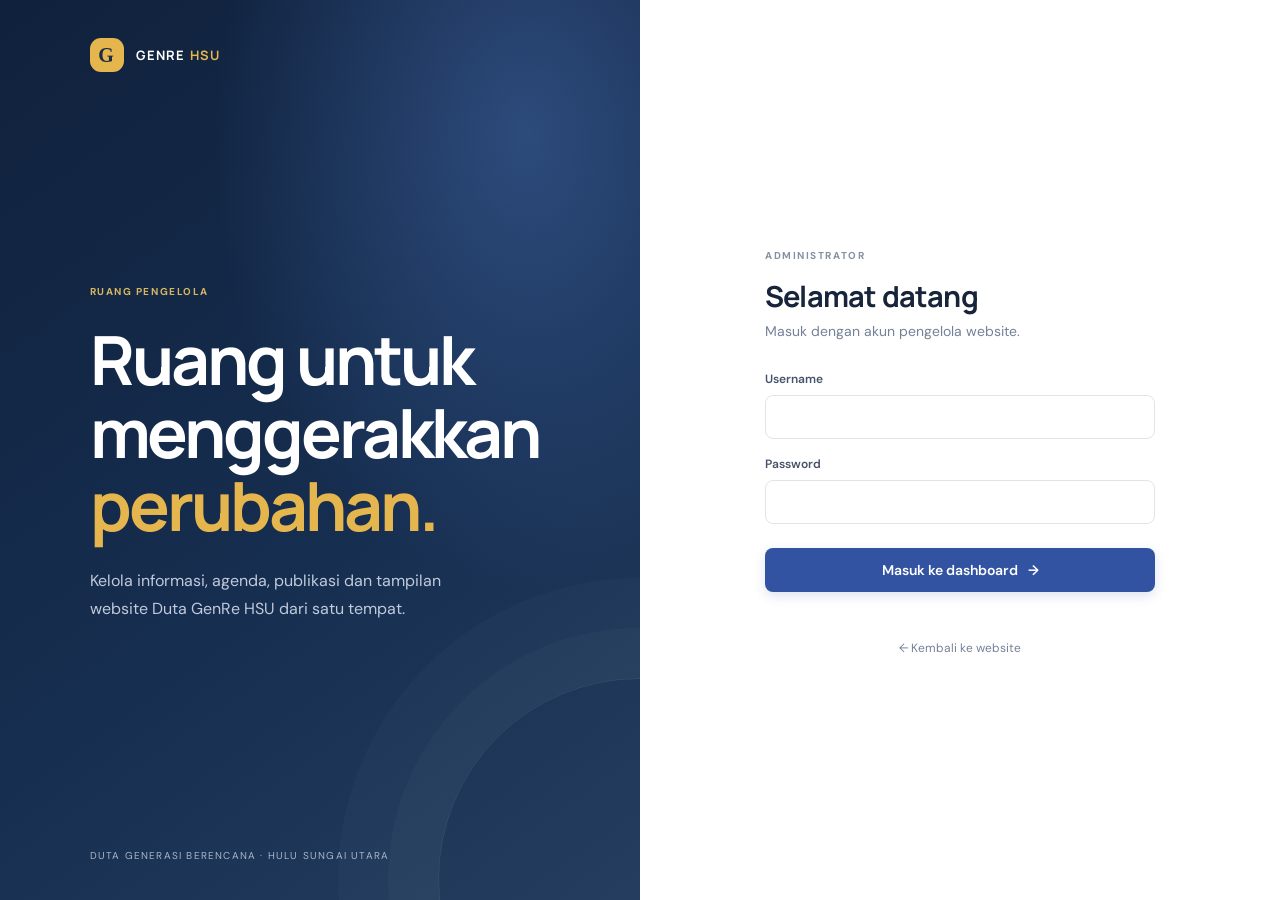
<file: admin.html>
<!DOCTYPE html>
<html lang="id">
<head>
  <meta charset="UTF-8">
  <meta name="viewport" content="width=device-width, initial-scale=1">
  <meta name="theme-color" content="#12233f">
  <title>Admin | Duta GenRe HSU</title>
  <link rel="preconnect" href="https://fonts.googleapis.com">
  <link href="https://fonts.googleapis.com/css2?family=DM+Sans:wght@400;500;600;700&family=Manrope:wght@400;500;600;700;800&display=swap" rel="stylesheet">
  <link rel="stylesheet" href="css/admin.css">
</head>
<body class="admin-body">
  <main id="login-view" class="login-layout">
    <section class="login-brand">
      <a class="brand-mark" href="index.html"><span class="brand-icon">G</span><span>GENRE <b>HSU</b></span></a>
      <div class="brand-copy">
        <span class="eyebrow">RUANG PENGELOLA</span>
        <h1>Ruang untuk<br>menggerakkan<br><em>perubahan.</em></h1>
        <p>Kelola informasi, agenda, publikasi dan tampilan website Duta GenRe HSU dari satu tempat.</p>
      </div>
      <span class="login-footnote">DUTA GENERASI BERENCANA · HULU SUNGAI UTARA</span>
    </section>
    <section class="login-panel">
      <form id="login-form" class="login-card">
        <span class="eyebrow">ADMINISTRATOR</span>
        <h2>Selamat datang</h2>
        <p>Masuk dengan akun pengelola website.</p>
        <label for="login-username">Username</label>
        <input id="login-username" name="username" autocomplete="username" required>
        <label for="login-password">Password</label>
        <input id="login-password" name="password" type="password" autocomplete="current-password" required>
        <button class="button button-primary button-wide" type="submit">Masuk ke dashboard <span aria-hidden="true">→</span></button>
        <p id="login-error" class="form-message" role="status"></p>
        <a class="back-link" href="index.html">← Kembali ke website</a>
      </form>
    </section>
  </main>

  <div id="admin-app" class="admin-app" hidden>
    <aside class="sidebar">
      <a class="brand-mark sidebar-brand" href="index.html"><span class="brand-icon">G</span><span>GENRE <b>HSU</b></span></a>
      <div class="sidebar-label">PENGELOLAAN</div>
      <nav class="side-nav" aria-label="Navigasi admin">
        <button class="side-link active" data-panel="dashboard"><span>▦</span> Ringkasan</button>
        <button class="side-link" data-panel="content"><span>▤</span> Berita & agenda</button>
        <button class="side-link" data-panel="appearance"><span>◈</span> Identitas & tampilan</button>
        <button class="side-link" data-panel="media"><span>▧</span> Media & dokumen</button>
        <button class="side-link" data-panel="account"><span>⚙</span> Keamanan akun</button>
      </nav>
      <div class="sidebar-label page-nav-label">HALAMAN WEBSITE</div>
      <nav id="page-navigation" class="page-navigation" aria-label="Pilih halaman website untuk diedit"></nav>
      <div class="sidebar-bottom">
        <a class="side-link" href="index.html"><span>↗</span> Lihat website</a>
        <button id="logout-button" class="side-link"><span>⇥</span> Keluar</button>
        <div class="admin-profile"><span class="avatar">A</span><span><b id="admin-username">Admin</b><small>Administrator</small></span></div>
      </div>
    </aside>

    <main class="admin-main">
      <header class="topbar">
        <div><span class="eyebrow">WORKSPACE · DUTA GENRE HSU</span><h1 id="page-title">Ringkasan</h1></div>
        <div class="topbar-actions"><span class="workspace-badge"><i></i> PANEL ADMIN</span><a class="button button-light" href="index.html" target="_blank" rel="noopener">Buka website <span aria-hidden="true">↗</span></a></div>
      </header>
      <div id="app-message" class="toast" role="status" aria-live="polite"></div>

      <section class="panel-section active" id="panel-dashboard">
        <div class="welcome-card">
          <div><span class="eyebrow">PUSAT INFORMASI</span><h2>Halo, <span id="welcome-name">Admin</span> 👋</h2><p>Website organisasi Anda, selalu siap menyapa generasi berencana.</p></div>
          <a class="button button-white" href="index.html" target="_blank" rel="noopener">Pratinjau website <span aria-hidden="true">↗</span></a>
        </div>
        <div class="stat-grid">
          <article class="stat-card"><span>Berita diterbitkan</span><b id="stat-news">0</b><small>Publikasi organisasi</small></article>
          <article class="stat-card"><span>Agenda kegiatan</span><b id="stat-events">0</b><small>Jadwal dan kegiatan</small></article>
          <article class="stat-card"><span>Media tersimpan</span><b id="stat-media">0</b><small>Gambar dan dokumen</small></article>
          <article class="stat-card"><span>Dokumen publik</span><b id="stat-resources">0</b><small>Unduhan pengunjung</small></article>
        </div>
        <div class="section-heading"><div><span class="eyebrow">AKSES CEPAT</span><h2>Kelola website</h2></div></div>
        <div class="quick-grid">
          <button class="quick-card" data-go="content"><span class="quick-icon">✎</span><b>Tulis berita atau agenda</b><small>Bagikan kabar dan kegiatan terbaru</small><span class="quick-arrow">→</span></button>
          <button class="quick-card" data-go="appearance"><span class="quick-icon">◈</span><b>Perbarui tampilan</b><small>Ubah informasi utama dan identitas</small><span class="quick-arrow">→</span></button>
          <button class="quick-card" data-go="media"><span class="quick-icon">↑</span><b>Unggah media</b><small>Tambahkan gambar dan dokumen</small><span class="quick-arrow">→</span></button>
        </div>
        <div class="section-heading"><div><span class="eyebrow">KONTEN SITUS</span><h2>Kelola halaman</h2><p>Pilih halaman untuk mengatur komponen dan susunannya.</p></div><button class="text-button" data-go="pages">Buka editor halaman →</button></div>
        <div id="page-shortcuts" class="page-shortcuts"></div>
        <div class="section-heading"><div><span class="eyebrow">AKTIVITAS</span><h2>Konten terbaru</h2></div><button class="text-button" data-go="content">Kelola konten →</button></div>
        <div id="recent-content" class="content-list"></div>
      </section>

      <section class="panel-section" id="panel-content">
        <div class="section-heading"><div><span class="eyebrow">PUSAT PUBLIKASI</span><h2>Berita & agenda</h2><p>Kelola berita, jadwal kegiatan, dokumen unduhan, dan tanya jawab.</p></div></div>
        <div class="content-layout">
          <form id="item-form" class="form-card">
            <div class="card-heading"><div><span class="eyebrow">EDITOR KONTEN</span><h3 id="item-form-title">Tambah konten</h3></div><button type="button" id="reset-item" class="icon-button" aria-label="Kosongkan formulir">＋</button></div>
            <input id="item-id" name="item-id" type="hidden">
            <label for="item-type">Kategori</label>
            <select id="item-type" name="item-type"><option value="news">Berita</option><option value="event">Agenda</option><option value="gallery">Galeri kegiatan</option><option value="member">Anggota</option><option value="resource">Dokumen / unduhan</option><option value="faq">Tanya jawab (FAQ)</option></select>
            <label for="item-title">Judul</label><input id="item-title" name="item-title" maxlength="180" required placeholder="Contoh: Sosialisasi GenRe di sekolah">
            <label for="item-summary">Deskripsi</label><textarea id="item-summary" name="item-summary" rows="4" maxlength="5000" placeholder="Tuliskan informasi yang ingin dibagikan"></textarea>
            <div class="form-row"><div><label for="item-date">Tanggal</label><input id="item-date" name="item-date" type="date"></div><div><label for="item-url">Tautan / berkas</label><input id="item-url" name="item-url" type="url" placeholder="https://..."></div></div>
            <label for="item-image">URL gambar (opsional)</label><input id="item-image" name="item-image" type="url" placeholder="Unggah gambar di Media, lalu salin URL">
            <label class="checkbox-label"><input id="item-published" name="item-published" type="checkbox" checked> Tampilkan di website publik</label>
            <button class="button button-primary button-wide" type="submit">Simpan konten</button>
          </form>
          <div class="list-card"><div class="card-heading"><div><span class="eyebrow">DAFTAR PUBLIKASI</span><h3>Konten website</h3></div><select id="content-filter" aria-label="Filter kategori"><option value="all">Semua kategori</option><option value="news">Berita</option><option value="event">Agenda</option><option value="gallery">Galeri</option><option value="member">Anggota</option><option value="resource">Dokumen</option><option value="faq">FAQ</option></select></div><div id="content-list" class="content-list"></div></div>
        </div>
      </section>

      <section class="panel-section" id="panel-appearance">
        <div class="section-heading"><div><span class="eyebrow">IDENTITAS DIGITAL</span><h2>Tampilan website</h2><p>Perubahan tersimpan akan terlihat di halaman publik setelah dimuat ulang.</p></div></div>
        <form id="settings-form" class="settings-grid">
          <article class="form-card"><div class="card-heading"><div><span class="eyebrow">IDENTITAS</span><h3>Nama & warna</h3></div></div>
            <label for="setting-siteName">Nama organisasi</label><input id="setting-siteName" name="siteName" required>
            <label for="setting-tagline">Slogan</label><input id="setting-tagline" name="tagline">
            <label for="setting-primaryColor">Warna utama</label><div class="color-field"><input id="setting-primaryColor" name="primaryColor" type="color"><span>Warna tombol dan aksen utama</span></div>
            <label for="setting-footerText">Teks footer</label><input id="setting-footerText" name="footerText">
          </article>
          <article class="form-card"><div class="card-heading"><div><span class="eyebrow">BERANDA</span><h3>Judul & pengumuman</h3></div></div>
            <label for="setting-heroTitle">Judul utama</label><input id="setting-heroTitle" name="heroTitle">
            <label for="setting-heroSubtitle">Deskripsi utama</label><textarea id="setting-heroSubtitle" name="heroSubtitle" rows="2"></textarea>
            <label for="setting-announcement">Pengumuman / informasi penting</label><textarea id="setting-announcement" name="announcement" rows="3" placeholder="Kosongkan untuk menyembunyikan pengumuman"></textarea>
          </article>
          <article class="form-card"><div class="card-heading"><div><span class="eyebrow">TENTANG ORGANISASI</span><h3>Profil organisasi</h3></div></div>
            <label for="setting-aboutTitle">Judul profil</label><input id="setting-aboutTitle" name="aboutTitle">
            <label for="setting-aboutText">Deskripsi organisasi</label><textarea id="setting-aboutText" name="aboutText" rows="6"></textarea>
          </article>
          <article class="form-card"><div class="card-heading"><div><span class="eyebrow">GAMBAR & TAUTAN</span><h3>Kontak dan pendaftaran</h3></div></div>
            <label for="setting-logoUrl">URL logo</label><input id="setting-logoUrl" name="logoUrl" placeholder="./img/logogic.png">
            <label for="setting-heroImage">URL gambar latar beranda</label><input id="setting-heroImage" name="heroImage" placeholder="./img/background.png">
            <label for="setting-aboutImage">URL gambar profil</label><input id="setting-aboutImage" name="aboutImage" placeholder="./img/tentang.jpg">
            <label for="setting-registrationUrl">URL formulir pendaftaran</label><input id="setting-registrationUrl" name="registrationUrl" type="url">
            <label for="setting-whatsappUrl">URL WhatsApp narahubung</label><input id="setting-whatsappUrl" name="whatsappUrl" type="url" placeholder="https://wa.me/628...">
            <label for="setting-instagramUrl">URL Instagram</label><input id="setting-instagramUrl" name="instagramUrl" type="url">
          </article>
          <div class="settings-submit"><span>Tips: gunakan gambar yang sudah diunggah ke Media & dokumen.</span><button class="button button-primary" type="submit">Simpan perubahan</button></div>
        </form>
      </section>

      <section class="panel-section" id="panel-media">
        <div class="section-heading"><div><span class="eyebrow">PUSTAKA FILE</span><h2>Media & dokumen</h2><p>Gambar dan berkas disimpan di Cloudinary. Gunakan gambar yang sudah diunggah pada komponen halaman.</p></div></div>
        <form id="upload-form" class="upload-card">
          <label class="upload-drop" for="upload-file"><span class="upload-icon">↑</span><b>Pilih gambar atau dokumen</b><span>Gambar JPG, PNG, GIF, WEBP atau dokumen PDF, Word, Excel, PowerPoint · Maksimal 3 MB</span><input id="upload-file" name="file" type="file" accept="image/jpeg,image/png,image/webp,image/gif,application/pdf,.doc,.docx,.xls,.xlsx,.ppt,.pptx" required></label>
          <button class="button button-primary" type="submit">Unggah file</button>
          <p id="upload-status" class="form-message" role="status"></p>
        </form>
        <p class="upload-warning">File yang diunggah dapat diakses publik melalui tautannya. Jangan unggah data pribadi atau dokumen rahasia.</p>
        <div class="section-heading media-heading"><div><span class="eyebrow">FILE TERSIMPAN</span><h2>Pustaka media</h2></div></div>
        <div id="media-grid" class="media-grid"></div>
      </section>

      <section class="panel-section" id="panel-pages">
        <div class="section-heading"><div><span class="eyebrow">PAGE BUILDER</span><h2>Editor halaman</h2><p>Atur susunan komponen setiap halaman. Aktifkan layout khusus untuk mengganti seluruh tampilan isi halaman.</p></div></div>
        <div class="page-editor-toolbar">
          <label for="page-select">Pilih halaman</label>
          <select id="page-select">
            <option value="index.html">Beranda</option><option value="tentang.html">Tentang</option>
            <option value="kegiatan.html">Kegiatan & galeri</option><option value="anggota.html">Anggota</option>
            <option value="sosialmedia.html">Sosial media</option><option value="pendaftaran.html">Pendaftaran</option>
            <option value="berita.html">Berita</option><option value="agenda.html">Agenda</option>
            <option value="unduhan.html">Unduhan</option><option value="faq.html">FAQ</option>
          </select>
          <label for="page-title-input">Judul halaman</label><input id="page-title-input" maxlength="120">
          <label class="custom-layout-toggle"><input id="custom-layout-enabled" type="checkbox"> Gunakan layout khusus dan ganti isi halaman saat ini</label>
          <button id="preview-page" type="button" class="button button-light">Pratinjau halaman ↗</button>
        </div>
        <div class="page-builder-layout">
          <div class="page-sections-card"><div class="card-heading"><div><span class="eyebrow">SUSUNAN KOMPONEN</span><h3>Komponen halaman</h3></div><button id="add-page-section" class="button button-light" type="button">＋ Tambah komponen</button></div><p class="page-section-tip">Galeri dan kartu: satu item per baris dengan format <code>Judul | Deskripsi | tautan | URL gambar</code>. Kolom yang tidak diperlukan boleh dikosongkan.</p><div id="page-sections-list"></div></div>
          <aside class="page-builder-help"><span class="eyebrow">BLOK KONTEN</span><h3>Bangun halaman sendiri</h3><p>Tambahkan banner, teks, gambar, galeri, kartu tautan, atau ajakan bertindak.</p><p>Susun ulang dengan tombol panah. Sembunyikan komponen yang belum siap, atau aktifkan layout khusus untuk menggantikan isi lama.</p><p>Gambar dapat dipilih dari pustaka Cloudinary.</p></aside>
        </div>
        <div class="settings-submit page-builder-submit"><span>Perubahan tidak ditayangkan sampai Anda menekan Simpan halaman.</span><button id="save-page" class="button button-primary" type="button">Simpan halaman</button></div>
        <div class="section-heading nav-editor-heading"><div><span class="eyebrow">MENU UTAMA</span><h2>Navigasi titik tiga</h2><p>Atur nama, urutan, dan visibilitas tautan di menu semua halaman.</p></div><button id="add-nav-link" class="button button-light" type="button">＋ Tautan menu</button></div>
        <div id="navigation-editor" class="navigation-editor"></div>
        <div class="settings-submit"><span>Urutan menu yang disimpan berlaku di seluruh website.</span><button id="save-navigation" class="button button-primary" type="button">Simpan navigasi</button></div>
      </section>

      <section class="panel-section" id="panel-account">
        <div class="section-heading"><div><span class="eyebrow">KEAMANAN</span><h2>Keamanan akun</h2><p>Ubah password administrator secara berkala.</p></div></div>
        <form id="password-form" class="form-card password-card">
          <div class="card-heading"><div><span class="eyebrow">GANTI PASSWORD</span><h3>Perbarui kredensial</h3></div></div>
          <label for="current-password">Password saat ini</label><input id="current-password" name="current-password" type="password" autocomplete="current-password" required>
          <label for="new-password">Password baru</label><input id="new-password" name="new-password" type="password" minlength="12" autocomplete="new-password" required><small>Gunakan minimal 12 karakter.</small>
          <label for="confirm-password">Konfirmasi password baru</label><input id="confirm-password" name="confirm-password" type="password" minlength="12" autocomplete="new-password" required>
          <button class="button button-primary" type="submit">Ubah password</button>
        </form>
      </section>
      <footer class="admin-footer">Duta GenRe HSU <span>·</span> Panel pengelola</footer>
    </main>
  </div>
  <script src="js/admin.js"></script>
</body>
</html>
</file>
<file: css/admin.css>
:root{--ink:#17243a;--muted:#758198;--line:#e7ebf1;--paper:#f5f7fa;--navy:#12233f;--gold:#e5b64e;--accent:#3153a2;--danger:#c94c4c}
*{box-sizing:border-box}
body{margin:0;color:var(--ink);font-family:"DM Sans",sans-serif;font-size:14px;-webkit-font-smoothing:antialiased}
button,input,textarea,select{font:inherit}
button,a{-webkit-tap-highlight-color:transparent}
a{color:inherit;text-decoration:none}
[hidden]{display:none!important}
.admin-body{min-height:100vh;background:var(--paper)}
.eyebrow,.sidebar-label{font-size:10px;font-weight:700;letter-spacing:1.55px;color:#8590a3}
.login-layout{min-height:100vh;display:grid;grid-template-columns:minmax(360px,1fr) minmax(420px,1fr);background:#fff}
.login-brand{position:relative;display:flex;flex-direction:column;justify-content:space-between;overflow:hidden;padding:38px clamp(36px,7vw,100px);color:#fff;background:radial-gradient(ellipse at 82% 15%,rgba(65,102,165,.55),transparent 42%),linear-gradient(145deg,#10213c,#162e50 58%,#253e60)}
.login-brand:after{position:absolute;content:"";width:400px;height:400px;border:1px solid rgba(255,255,255,.09);border-radius:50%;right:-200px;bottom:-180px;box-shadow:0 0 0 50px rgba(255,255,255,.025),0 0 0 100px rgba(255,255,255,.018)}
.brand-mark{position:relative;z-index:1;display:inline-flex;align-items:center;gap:12px;width:max-content;font-family:Manrope,sans-serif;font-size:13px;font-weight:700;letter-spacing:1.2px;color:inherit}
.brand-mark b{color:var(--gold)}
.brand-icon{display:grid;place-items:center;width:34px;height:34px;border-radius:11px;background:var(--gold);color:#1b2b45;font-family:Georgia,serif;font-size:20px;font-weight:700}
.brand-copy{position:relative;z-index:1;max-width:510px;margin:auto 0}
.brand-copy .eyebrow{color:#d7b85f}
.brand-copy h1{margin:24px 0;font:700 clamp(42px,5.3vw,72px)/1.08 Manrope,sans-serif;letter-spacing:-3px}
.brand-copy h1 em{color:var(--gold);font-style:normal}
.brand-copy p{max-width:390px;color:#c1cada;font-size:16px;line-height:1.8}
.login-footnote{position:relative;z-index:1;color:#aab5c7;font-size:10px;letter-spacing:1.2px}
.login-panel{display:grid;place-items:center;padding:35px}
.login-card{width:min(100%,390px)}
.login-card h2{margin:13px 0 6px;font:700 29px Manrope,sans-serif;letter-spacing:-.8px}
.login-card>p{margin:0 0 31px;color:var(--muted)}
label{display:block;margin:17px 0 8px;font-size:12px;font-weight:600;color:#455269}
input:not([type=checkbox]):not([type=color]),textarea,select{width:100%;border:1px solid #dfe4eb;border-radius:8px;padding:12px 13px;background:#fff;color:var(--ink);outline:none;transition:border .18s,box-shadow .18s}
input:not([type=checkbox]):not([type=color]):focus,textarea:focus,select:focus{border-color:#7188bf;box-shadow:0 0 0 3px rgba(49,83,162,.1)}
input::placeholder,textarea::placeholder{color:#a7afbd}
textarea{resize:vertical;line-height:1.6}
.button{display:inline-flex;align-items:center;justify-content:center;gap:10px;border:0;border-radius:8px;padding:11px 16px;font-weight:600;cursor:pointer;transition:transform .15s,background .15s,box-shadow .15s}
.button:hover{transform:translateY(-1px)}
.button:disabled{opacity:.6;cursor:wait;transform:none}
.button-primary{background:var(--accent);color:#fff;box-shadow:0 4px 12px rgba(49,83,162,.16)}
.button-primary:hover{background:#263f80}
.button-wide{width:100%;margin-top:24px;padding:13px}
.button-light{border:1px solid var(--line);background:#fff;color:#34415a}
.button-white{background:#fff;color:#263e70}
.form-message{min-height:17px;color:var(--danger);font-size:12px;line-height:1.5}
.back-link{display:block;margin-top:12px;text-align:center;color:#768198;font-size:12px}
.admin-app{min-height:100vh}
.sidebar{position:fixed;inset:0 0 0 auto;z-index:5;display:flex;flex-direction:column;width:260px;padding:24px 16px 15px;background:#fff;border-left:1px solid var(--line);box-shadow:-10px 0 30px rgba(27,42,67,.025)}
.sidebar-brand{padding:0 11px 32px;color:#1b2a43}
.sidebar-label{padding:0 12px 13px}
.side-nav{display:grid;gap:5px}
.side-link{display:flex;align-items:center;gap:12px;width:100%;padding:11px 12px;border:0;border-radius:7px;background:transparent;color:#657188;text-align:left;font-size:13px;cursor:pointer}
.side-link>span{width:17px;color:#8792a4;font-size:16px;text-align:center}
.side-link:hover,.side-link.active{background:#f0f3f9;color:#273f79}
.side-link.active{font-weight:700}
.side-link.active>span{color:#3153a2}
.page-nav-label{margin-top:24px}
.page-navigation{display:grid;gap:3px;min-height:0;overflow:auto;padding-right:2px}
.page-nav-link{display:flex;align-items:center;gap:10px;width:100%;padding:8px 11px;border:0;border-radius:7px;background:transparent;color:#657188;text-align:left;font-size:12px;cursor:pointer}
.page-nav-link:hover,.page-nav-link.active{background:#f0f3f9;color:#273f79}
.page-nav-link.active{font-weight:700}
.page-nav-marker{width:20px;color:#9aa4b4;font-size:9px;font-weight:700;font-variant-numeric:tabular-nums}
.page-nav-link.active .page-nav-marker{color:#3153a2}
.sidebar-bottom{margin-top:auto}
.admin-profile{display:flex;align-items:center;gap:10px;margin-top:16px;padding:15px 6px 0;border-top:1px solid var(--line)}
.avatar{display:grid;place-items:center;width:35px;height:35px;border-radius:50%;background:#eef1f8;color:#3153a2;font-weight:700}
.admin-profile b,.admin-profile small{display:block}
.admin-profile b{font-size:12px}
.admin-profile small{margin-top:3px;color:#8792a4;font-size:11px}
.admin-main{max-width:1600px;min-height:100vh;margin-right:260px;padding:0 42px 28px}
.topbar{display:flex;align-items:center;justify-content:space-between;min-height:105px;border-bottom:1px solid var(--line)}
.topbar h1{margin:5px 0 0;font:700 22px Manrope,sans-serif;letter-spacing:-.5px}
.topbar-actions{display:flex;align-items:center;gap:12px}
.workspace-badge{display:inline-flex;align-items:center;gap:7px;padding:8px 10px;border:1px solid #e5eaf1;border-radius:20px;background:#fff;color:#6d798c;font-size:9px;font-weight:700;letter-spacing:.7px}
.workspace-badge i{width:7px;height:7px;border-radius:50%;background:#56a880;box-shadow:0 0 0 3px #eaf5ee}
.panel-section{display:none;padding-top:30px}
.panel-section.active{display:block}
.welcome-card{display:flex;align-items:center;justify-content:space-between;gap:24px;min-height:196px;padding:30px 34px;border-radius:13px;background:linear-gradient(115deg,#162d50,#294675);color:#fff}
.welcome-card .eyebrow{color:#e2bf65}
.welcome-card h2{margin:11px 0 6px;font:700 25px Manrope,sans-serif}
.welcome-card p{margin:0;color:#d0d9e7}
.stat-grid{display:grid;grid-template-columns:repeat(4,minmax(0,1fr));gap:15px;margin-top:20px}
.stat-card,.form-card,.list-card{border:1px solid var(--line);border-radius:10px;background:#fff}
.stat-card{padding:20px}
.stat-card>span,.stat-card small{display:block;color:#78849a;font-size:12px}
.stat-card>b{display:block;margin:15px 0 5px;font:700 31px Manrope,sans-serif;letter-spacing:-1px}
.stat-card small{font-size:11px}
.section-heading{display:flex;align-items:end;justify-content:space-between;gap:16px;margin:34px 0 16px}
.section-heading h2{margin:6px 0 0;font:700 20px Manrope,sans-serif;letter-spacing:-.5px}
.section-heading p{margin:7px 0 0;color:#7a8699;font-size:12px}
.quick-grid{display:grid;grid-template-columns:repeat(3,minmax(0,1fr));gap:14px}
.quick-card{position:relative;display:flex;flex-direction:column;align-items:flex-start;min-height:154px;padding:17px;border:1px solid var(--line);border-radius:10px;background:#fff;text-align:left;cursor:pointer}
.quick-card:hover{border-color:#b9c5dd;box-shadow:0 8px 24px rgba(32,49,82,.06)}
.quick-icon{display:grid;place-items:center;width:34px;height:34px;margin-bottom:12px;border-radius:9px;background:#f0f3f9;color:#3153a2;font-size:17px}
.quick-card>b{font-size:12px}
.quick-card>small{margin-top:6px;color:#8993a5;font-size:11px}
.quick-arrow{position:absolute;right:17px;top:24px;color:#8190aa}
.page-shortcuts{display:grid;grid-template-columns:repeat(5,minmax(0,1fr));gap:10px}
.page-shortcut{display:grid;grid-template-columns:auto 1fr;align-items:center;gap:4px 10px;min-width:0;padding:13px;border:1px solid var(--line);border-radius:9px;background:#fff;text-align:left;cursor:pointer;transition:border .15s,box-shadow .15s,transform .15s}
.page-shortcut:hover{transform:translateY(-2px);border-color:#b9c5dd;box-shadow:0 8px 22px rgba(32,49,82,.06)}
.page-shortcut-number{grid-row:span 2;color:#8b97ab;font-size:10px;font-weight:700}
.page-shortcut>b{overflow:hidden;font-size:11px;text-overflow:ellipsis;white-space:nowrap}
.page-shortcut-action{color:#8792a4;font-size:9px}
.text-button{border:0;background:none;color:#3153a2;font-size:12px;font-weight:600;cursor:pointer}
.content-list{display:grid}
.content-row{display:flex;align-items:center;gap:13px;padding:14px 0;border-bottom:1px solid #edf0f4}
.content-row:last-child{border-bottom:0}
.content-thumb{flex:none;width:52px;height:45px;border-radius:6px;background:#eef1f6;object-fit:cover}
.content-meta{min-width:0;flex:1}
.content-meta b,.content-meta small{display:block;overflow:hidden;text-overflow:ellipsis;white-space:nowrap}
.content-meta b{font-size:12px}
.content-meta small{margin-top:5px;color:#8792a4;font-size:10px}
.row-actions{display:flex;gap:7px}
.small-button,.icon-button{border:1px solid var(--line);border-radius:6px;background:#fff;color:#59667b;cursor:pointer}
.small-button{padding:7px 9px;font-size:11px}
.small-button:hover,.icon-button:hover{background:#f5f7fa}
.small-button.danger{color:var(--danger)}
.content-layout{display:grid;grid-template-columns:minmax(300px,.8fr) minmax(370px,1.2fr);align-items:start;gap:18px}
.form-card,.list-card{padding:22px}
.card-heading{display:flex;align-items:center;justify-content:space-between;gap:10px;margin-bottom:21px}
.card-heading h3{margin:5px 0 0;font:700 16px Manrope,sans-serif}
.icon-button{width:30px;height:30px;font-size:18px}
.form-row{display:grid;grid-template-columns:1fr 1.4fr;gap:10px}
.checkbox-label{display:flex;align-items:center;gap:9px;margin:17px 0 4px;color:#59667b;font-size:12px}
.checkbox-label input{accent-color:#3153a2}
.list-card>.card-heading select{width:auto;padding:8px}
.empty-state{padding:24px 12px;color:#8993a5;text-align:center;font-size:12px}
.settings-grid{display:grid;grid-template-columns:repeat(2,minmax(0,1fr));gap:16px}
.settings-grid .form-card{padding:20px}
.settings-grid label{margin-top:14px}
.color-field{display:flex;align-items:center;gap:11px}
.color-field input{width:42px;height:37px;padding:3px;border:1px solid var(--line);border-radius:6px;background:#fff}
.color-field span{color:#8792a4;font-size:11px}
.settings-submit{grid-column:1/-1;display:flex;align-items:center;justify-content:space-between;gap:16px;padding:5px 2px}
.settings-submit span{color:#8792a4;font-size:11px}
.upload-card{display:flex;align-items:center;gap:16px;padding:18px;border:1px solid var(--line);border-radius:10px;background:#fff}
.upload-drop{display:flex;flex:1;align-items:center;gap:13px;min-height:64px;margin:0;padding:12px;border:1px dashed #cbd3df;border-radius:8px;cursor:pointer}
.upload-drop:hover{background:#fafbfc}
.upload-drop b,.upload-drop span{display:block}
.upload-drop b{font-size:12px}
.upload-drop>span:not(.upload-icon){margin-top:5px;color:#8792a4;font-size:10px}
.upload-drop input{display:none}
.upload-icon{display:grid;place-items:center;flex:none;width:35px;height:35px;border-radius:9px;background:#eef1f8;color:#3153a2;font-size:19px}
.upload-card .form-message{position:absolute;margin-top:89px}
.upload-warning{margin:11px 2px;color:#8a6b27;font-size:11px}
.media-heading{margin-top:32px}
.media-grid{display:grid;grid-template-columns:repeat(4,minmax(0,1fr));gap:13px}
.media-card{overflow:hidden;border:1px solid var(--line);border-radius:9px;background:#fff}
.media-preview{display:grid;place-items:center;height:126px;background:#f1f3f7}
.media-preview img{width:100%;height:100%;object-fit:cover}
.file-badge{color:#56637b;font-size:12px;font-weight:700;text-transform:uppercase}
.media-info{padding:11px}
.media-info b{display:block;overflow:hidden;font-size:11px;text-overflow:ellipsis;white-space:nowrap}
.media-info small{display:block;margin-top:5px;color:#8a95a7;font-size:10px}
.media-actions{display:flex;gap:6px;margin-top:10px}
.password-card{max-width:500px}
.password-card small{display:block;margin-top:6px;color:#8993a5;font-size:11px}
.password-card .button{margin-top:21px}
.admin-footer{padding-top:27px;color:#929bad;font-size:11px}
.admin-footer span{padding:0 5px;color:#c2c8d2}
.toast{position:fixed;z-index:10;top:18px;right:22px;max-width:min(420px,calc(100% - 44px));padding:12px 17px;border-radius:8px;background:#1f3151;color:#fff;box-shadow:0 8px 30px rgba(0,0,0,.15);opacity:0;pointer-events:none;transform:translateY(-8px);transition:.2s}
.toast.show{opacity:1;transform:translateY(0)}
.toast.error{background:#a83d42}
@media(max-width:1100px){.admin-main{padding-right:25px;padding-left:25px}.stat-grid{grid-template-columns:repeat(2,minmax(0,1fr))}.media-grid{grid-template-columns:repeat(3,minmax(0,1fr))}.content-layout{grid-template-columns:1fr}.settings-grid{gap:12px}.page-shortcuts{grid-template-columns:repeat(3,minmax(0,1fr))}}
@media(max-width:720px){.login-layout{grid-template-columns:1fr}.login-brand{min-height:270px;padding:24px}.brand-copy{margin:35px 0 20px}.brand-copy h1{font-size:43px;letter-spacing:-2px}.login-footnote{font-size:8px}.login-panel{padding:40px 24px}.sidebar{position:sticky;inset:0 0 auto;z-index:5;display:block;width:auto;padding:12px 15px;border-left:0;border-bottom:1px solid var(--line);box-shadow:0 8px 20px rgba(27,42,67,.04)}.sidebar-brand{padding:0}.sidebar-label,.sidebar-bottom{display:none}.side-nav{display:flex;gap:2px;overflow-x:auto;margin-top:12px}.side-link{justify-content:center;flex:none;width:auto;padding:9px;font-size:11px}.side-link>span{width:auto}.page-navigation{display:flex;gap:4px;overflow-x:auto;margin-top:6px;padding:5px 0 2px}.page-nav-link{flex:none;width:auto;padding:7px 9px;font-size:10px}.page-nav-marker{width:auto}.admin-main{margin-right:0;padding:0 16px 24px}.topbar{min-height:82px}.topbar h1{font-size:19px}.topbar-actions{gap:6px}.workspace-badge{display:none}.topbar .button{padding:9px;font-size:11px}.welcome-card{align-items:flex-start;flex-direction:column;padding:23px}.welcome-card h2{font-size:22px}.stat-grid{gap:9px}.stat-card{padding:14px}.stat-card>b{font-size:26px}.quick-grid{grid-template-columns:1fr}.quick-card{min-height:120px}.page-shortcuts{grid-template-columns:repeat(2,minmax(0,1fr))}.page-shortcut{padding:10px}.settings-grid{grid-template-columns:1fr}.settings-submit{grid-column:auto;align-items:flex-start;flex-direction:column}.upload-card{align-items:stretch;flex-direction:column}.upload-card .form-message{position:static;margin:0}.media-grid{grid-template-columns:repeat(2,minmax(0,1fr))}.content-row{align-items:flex-start}.row-actions{flex-direction:column}.content-thumb{width:44px;height:40px}.form-row{grid-template-columns:1fr}.section-heading{align-items:flex-start}.list-card,.form-card{padding:17px}}
@media(prefers-reduced-motion:reduce){*,*::before,*::after{scroll-behavior:auto!important;transition:none!important}}
.page-editor-toolbar{display:grid;grid-template-columns:130px minmax(180px,1fr) 120px minmax(220px,2fr) auto;align-items:center;gap:12px;padding:17px;border:1px solid var(--line);border-radius:10px;background:#fff}
.page-editor-toolbar>label:not(.custom-layout-toggle){margin:0}
.page-editor-toolbar>select,.page-editor-toolbar>input{width:100%;padding:10px}
.custom-layout-toggle{display:flex;align-items:center;gap:8px;margin:0;color:#58657a;font-size:11px}
.custom-layout-toggle input,.nav-visibility input{accent-color:#3153a2}
.page-builder-layout{display:grid;grid-template-columns:minmax(0,1fr) 250px;align-items:start;gap:15px;margin-top:16px}
.page-sections-card,.page-builder-help{padding:20px;border:1px solid var(--line);border-radius:10px;background:#fff}
.page-builder-help{position:sticky;top:20px}
.page-builder-help h3{margin:8px 0;font:700 15px Manrope,sans-serif}
.page-builder-help p,.page-section-tip{color:#7d899b;font-size:11px;line-height:1.75}
.page-section-tip code{padding:2px 5px;border-radius:4px;background:#f1f3f7;color:#40516c}
.page-section-editor{margin:14px 0;padding:16px;border:1px solid #e8ebf0;border-radius:9px;background:#fcfcfd}
.page-section-heading{display:flex;align-items:center;justify-content:space-between;gap:12px}
.page-section-heading>select{max-width:230px;font-weight:600}
.page-section-actions,.navigation-order{display:flex;align-items:center;gap:5px}
.page-section-fields{display:grid;grid-template-columns:repeat(2,minmax(0,1fr));gap:7px 12px}
.page-section-fields .page-field{min-width:0;margin-top:12px}
.page-field{display:block;color:#546176;font-size:11px;font-weight:600}
.page-field input,.page-field textarea,.page-field select{display:block;width:100%;margin-top:7px;padding:9px 10px;font-size:12px}
.page-section-editor>.checkbox-label{margin-bottom:0}
.page-builder-submit{margin-top:12px}
.nav-editor-heading{margin-top:44px}
.navigation-editor{display:grid;gap:8px}
.navigation-editor-row{display:grid;grid-template-columns:auto minmax(120px,1fr) minmax(150px,1.3fr) auto auto;align-items:center;gap:9px;padding:10px;border:1px solid var(--line);border-radius:8px;background:#fff}
.navigation-editor-row>input,.navigation-editor-row>select{min-width:0;padding:9px}
.nav-visibility{display:flex;align-items:center;gap:5px;margin:0;color:#67748a;font-size:11px;white-space:nowrap}
@media(max-width:1100px){.page-editor-toolbar{grid-template-columns:1fr 2fr}.page-builder-layout{grid-template-columns:1fr}.page-builder-help{position:static}.navigation-editor-row{grid-template-columns:auto 1fr 1.2fr auto}.navigation-editor-row>.small-button{grid-column:2/-1;justify-self:end}}
@media(max-width:720px){.page-editor-toolbar{grid-template-columns:1fr}.page-section-fields{grid-template-columns:1fr}.page-section-heading{align-items:flex-start;flex-direction:column}.page-section-actions{align-self:flex-end}.navigation-editor-row{grid-template-columns:auto 1fr}.navigation-editor-row>select{grid-column:2}.navigation-editor-row>.nav-visibility{grid-column:2}.navigation-editor-row>.small-button{grid-column:2}.page-sections-card,.page-builder-help{padding:15px}}
</file>
